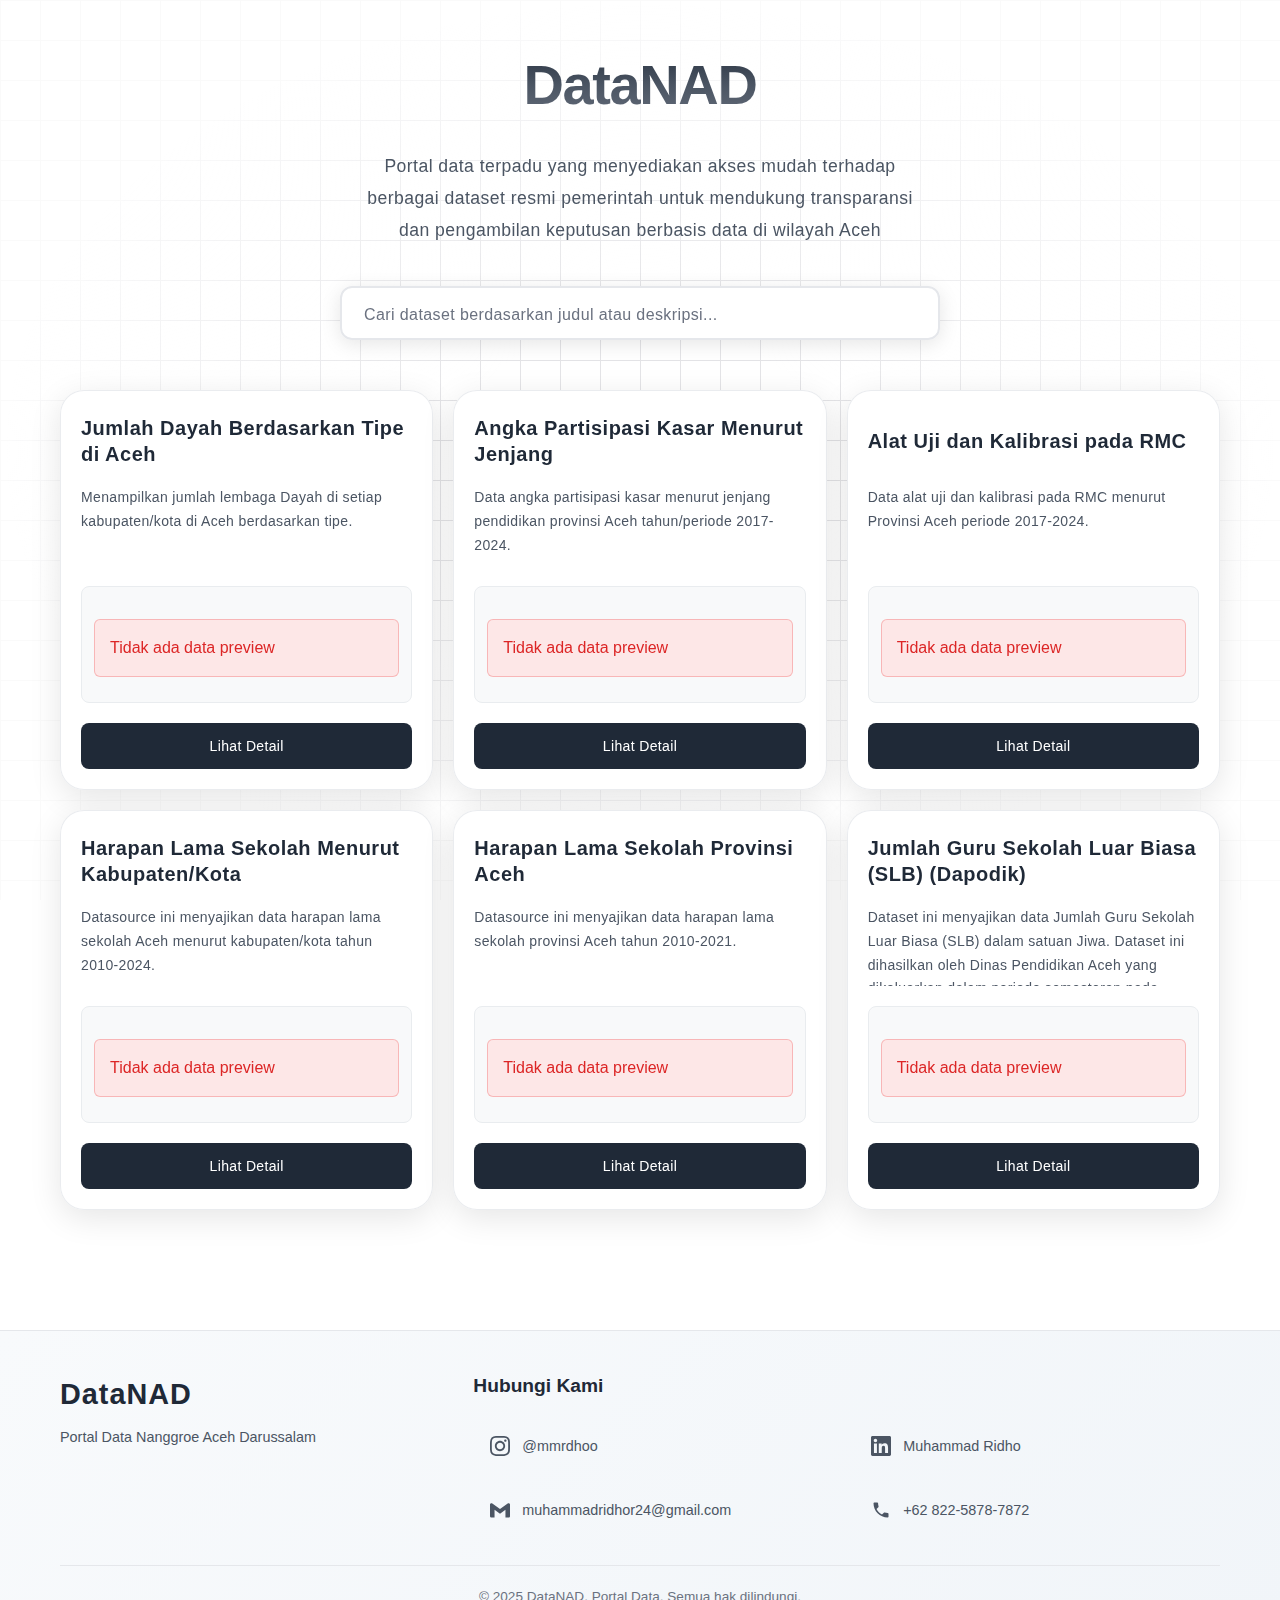
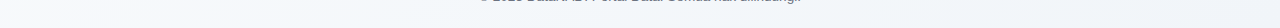
<file: index.html>
<!DOCTYPE html>
<html lang="id">
<head>
  <meta charset="UTF-8">
  <meta name="viewport" content="width=device-width, initial-scale=1.0">
  <title>DataNAD - Portal Data Aceh</title>
  <link rel="stylesheet" href="./css/style.css" />
</head>
<body>
  <div class="header-section">
    <h1>DataNAD</h1>
    <div class="header-description">
      <p>Portal data terpadu yang menyediakan akses mudah terhadap</p>
      <p>berbagai dataset resmi pemerintah untuk mendukung transparansi</p>
      <p>dan pengambilan keputusan berbasis data di wilayah Aceh</p>
    </div>
  </div>
  
  <!-- Search Section -->
  <div class="search-section">
    <div class="search-container">
      <input 
        type="text" 
        id="search-input" 
        class="search-input"
        placeholder=""
      />
      <div class="search-placeholders">
        <span class="placeholder-text">Cari dataset berdasarkan judul atau deskripsi...</span>
      </div>
    </div>
  </div>
  
  <div id="dataset-list" class="cards-container">
    <div class="loading">Memuat data...</div>
  </div>

  <!-- Footer -->
  <footer class="footer">
    <div class="footer-container">
      <div class="footer-content">
        <div class="footer-brand">
          <h3>DataNAD</h3>
          <p>Portal Data Nanggroe Aceh Darussalam</p>
        </div>
        
        <div class="footer-contact">
          <h4>Hubungi Kami</h4>
          <div class="contact-links">
            <a href="https://instagram.com/" target="_blank" class="contact-link">
              <svg class="contact-icon" viewBox="0 0 24 24" fill="currentColor">
                <path d="M12 2.163c3.204 0 3.584.012 4.85.07 3.252.148 4.771 1.691 4.919 4.919.058 1.265.069 1.645.069 4.849 0 3.205-.012 3.584-.069 4.849-.149 3.225-1.664 4.771-4.919 4.919-1.266.058-1.644.07-4.85.07-3.204 0-3.584-.012-4.849-.07-3.26-.149-4.771-1.699-4.919-4.92-.058-1.265-.07-1.644-.07-4.849 0-3.204.013-3.583.07-4.849.149-3.227 1.664-4.771 4.919-4.919 1.266-.057 1.645-.069 4.849-.069zm0-2.163c-3.259 0-3.667.014-4.947.072-4.358.2-6.78 2.618-6.98 6.98-.059 1.281-.073 1.689-.073 4.948 0 3.259.014 3.668.072 4.948.2 4.358 2.618 6.78 6.98 6.98 1.281.058 1.689.072 4.948.072 3.259 0 3.668-.014 4.948-.072 4.354-.2 6.782-2.618 6.979-6.98.059-1.28.073-1.689.073-4.948 0-3.259-.014-3.667-.072-4.947-.196-4.354-2.617-6.78-6.979-6.98-1.281-.059-1.69-.073-4.949-.073zm0 5.838c-3.403 0-6.162 2.759-6.162 6.162s2.759 6.163 6.162 6.163 6.162-2.759 6.162-6.163c0-3.403-2.759-6.162-6.162-6.162zm0 10.162c-2.209 0-4-1.79-4-4 0-2.209 1.791-4 4-4s4 1.791 4 4c0 2.21-1.791 4-4 4zm6.406-11.845c-.796 0-1.441.645-1.441 1.44s.645 1.44 1.441 1.44c.795 0 1.439-.645 1.439-1.44s-.644-1.44-1.439-1.44z"/>
              </svg>
              <span>@mmrdhoo</span>
            </a>
            
            <a href="https://www.linkedin.com/in/muhammad-ridho-a3517b309/" target="_blank" class="contact-link">
              <svg class="contact-icon" viewBox="0 0 24 24" fill="currentColor">
                <path d="M20.447 20.452h-3.554v-5.569c0-1.328-.027-3.037-1.852-3.037-1.853 0-2.136 1.445-2.136 2.939v5.667H9.351V9h3.414v1.561h.046c.477-.9 1.637-1.85 3.37-1.85 3.601 0 4.267 2.37 4.267 5.455v6.286zM5.337 7.433c-1.144 0-2.063-.926-2.063-2.065 0-1.138.92-2.063 2.063-2.063 1.14 0 2.064.925 2.064 2.063 0 1.139-.925 2.065-2.064 2.065zm1.782 13.019H3.555V9h3.564v11.452zM22.225 0H1.771C.792 0 0 .774 0 1.729v20.542C0 23.227.792 24 1.771 24h20.451C23.2 24 24 23.227 24 22.271V1.729C24 .774 23.2 0 22.222 0h.003z"/>
              </svg>
              <span>Muhammad Ridho</span>
            </a>
            
            <a href="mailto:info@datanad.go.id" class="contact-link">
              <svg class="contact-icon" viewBox="0 0 24 24" fill="currentColor">
                <path d="M24 5.457v13.909c0 .904-.732 1.636-1.636 1.636h-3.819V11.73L12 16.64l-6.545-4.91v9.273H1.636A1.636 1.636 0 0 1 0 19.366V5.457c0-.904.732-1.636 1.636-1.636h.749L12 10.724l9.615-6.903h.749c.904 0 1.636.732 1.636 1.636z"/>
              </svg>
              <span>muhammadridhor24@gmail.com</span>
            </a>
            
            <a href="tel:+6265112345678" class="contact-link">
              <svg class="contact-icon" viewBox="0 0 24 24" fill="currentColor">
                <path d="M6.62 10.79c1.44 2.83 3.76 5.14 6.59 6.59l2.2-2.2c.27-.27.67-.36 1.02-.24 1.12.37 2.33.57 3.57.57.55 0 1 .45 1 1V20c0 .55-.45 1-1 1-9.39 0-17-7.61-17-17 0-.55.45-1 1-1h3.5c.55 0 1 .45 1 1 0 1.25.2 2.45.57 3.57.11.35.03.74-.25 1.02l-2.2 2.2z"/>
              </svg>
              <span>+62 822-5878-7872</span>
            </a>
          </div>
        </div>
      </div>
      
      <div class="footer-bottom">
        <p>&copy; 2025 DataNAD. Portal Data. Semua hak dilindungi.</p>
      </div>
    </div>
  </footer>

  <script type="module" src="./js/controller.js"></script>
</body>
</html>
</file>
<file: css/style.css>
* {
  margin: 0;
  padding: 0;
  box-sizing: border-box;
}

body {
  font-family: 'Segoe UI', Tahoma, Geneva, Verdana, sans-serif;
  background: #ffffff;
  color: #1f2937;
  line-height: 1.6;
  position: relative;
  min-height: 100vh;
  overflow-x: hidden;
}

/* Grid Background */
body::before {
  content: '';
  position: fixed;
  top: 0;
  left: 0;
  right: 0;
  bottom: 0;
  background-size: 40px 40px;
  background-image: 
    linear-gradient(to right, #e4e4e7 1px, transparent 1px),
    linear-gradient(to bottom, #e4e4e7 1px, transparent 1px);
  z-index: -2;
  opacity: 1;
}

/* Radial gradient overlay for faded look */
body::after {
  content: '';
  position: fixed;
  top: 0;
  left: 0;
  right: 0;
  bottom: 0;
  background: radial-gradient(ellipse at center, transparent 20%, rgba(255, 255, 255, 0.8) 70%);
  pointer-events: none;
  z-index: -1;
}

/* Header Section */
.header-section {
  text-align: center;
  margin-bottom: 40px;
  padding: 40px 20px 0 20px;
  max-width: 1200px;
  margin-left: auto;
  margin-right: auto;
  position: relative;
  z-index: 10;
}

h1 {
  font-size: 3.5rem;
  font-weight: 800;
  letter-spacing: -0.025em;
  margin-bottom: 20px;
  background: linear-gradient(to bottom, #1f2937 0%, #4b5563 50%, #6b7280 100%);
  -webkit-background-clip: text;
  -webkit-text-fill-color: transparent;
  background-clip: text;
  position: relative;
  z-index: 20;
  display: inline-block;
}

.header-description {
  max-width: 600px;
  margin: 0 auto 30px auto;
  color: #4b5563;
  font-size: 1.1rem;
  line-height: 1.6;
  letter-spacing: 0.025em;
  font-weight: 500;
}

.header-description p {
  margin: 0;
  padding: 2px 0;
}

/* Search Section */
.search-section {
  display: flex;
  justify-content: center;
  margin-bottom: 50px;
  padding: 0 20px;
  max-width: 1200px;
  margin-left: auto;
  margin-right: auto;
  position: relative;
  z-index: 10;
}

.search-container {
  position: relative;
  width: 100%;
  max-width: 600px;
}

.search-input {
  width: 100%;
  padding: 16px 24px;
  font-size: 1rem;
  border: 2px solid #e5e7eb;
  border-radius: 12px;
  background: rgba(255, 255, 255, 0.9);
  color: #1f2937;
  outline: none;
  transition: all 0.3s ease;
  font-family: 'Segoe UI', Tahoma, Geneva, Verdana, sans-serif;
  letter-spacing: 0.025em;
  box-shadow: 0 4px 20px rgba(0, 0, 0, 0.1);
  z-index: 1;
  position: relative;
  backdrop-filter: blur(10px);
}

.search-input:focus {
  border-color: #3b82f6;
  box-shadow: 0 0 0 3px rgba(59, 130, 246, 0.1), 0 10px 25px rgba(0, 0, 0, 0.15);
  transform: translateY(-1px);
  background: rgba(255, 255, 255, 0.95);
}

.search-input::placeholder {
  color: transparent;
  opacity: 0;
}

.search-placeholders {
  position: absolute;
  top: 16px;
  left: 24px;
  pointer-events: none;
  z-index: 3;
  width: calc(100% - 48px);
  overflow: hidden;
}

.placeholder-text {
  color: #6b7280;
  font-size: 1rem;
  opacity: 1;
  transition: opacity 0.3s ease;
  white-space: nowrap;
  overflow: hidden;
  text-overflow: ellipsis;
  max-width: 100%;
  font-family: 'Segoe UI', Tahoma, Geneva, Verdana, sans-serif;
  letter-spacing: 0.025em;
  display: block;
  visibility: visible;
}

.search-input:focus + .search-placeholders .placeholder-text {
  opacity: 0;
}

.search-input:not(:placeholder-shown) + .search-placeholders .placeholder-text {
  opacity: 0;
}

.search-input.has-value + .search-placeholders .placeholder-text {
  opacity: 0;
}

/* Search Results */
.no-results {
  text-align: center;
  padding: 60px 20px;
  margin: 20px 0;
}

.no-results-content {
  max-width: 400px;
  margin: 0 auto;
}

.no-results-icon {
  display: flex;
  justify-content: center;
  margin-bottom: 20px;
}

.empty-paper-icon {
  width: 80px;
  height: 80px;
  opacity: 0;
  animation: fadeInFloat 1s ease-out forwards;
}

@keyframes fadeInFloat {
  0% {
    opacity: 0;
    transform: translateY(20px) scale(0.8);
  }
  50% {
    opacity: 0.7;
    transform: translateY(-5px) scale(1.05);
  }
  100% {
    opacity: 1;
    transform: translateY(0) scale(1);
  }
}

.empty-paper-icon rect:nth-child(2),
.empty-paper-icon rect:nth-child(3),
.empty-paper-icon rect:nth-child(4),
.empty-paper-icon rect:nth-child(5),
.empty-paper-icon rect:nth-child(6) {
  animation: slideInLines 0.8s ease-out forwards;
  transform: translateX(-20px);
  opacity: 0;
}

.empty-paper-icon rect:nth-child(2) { animation-delay: 0.3s; }
.empty-paper-icon rect:nth-child(3) { animation-delay: 0.4s; }
.empty-paper-icon rect:nth-child(4) { animation-delay: 0.5s; }
.empty-paper-icon rect:nth-child(5) { animation-delay: 0.6s; }
.empty-paper-icon rect:nth-child(6) { animation-delay: 0.7s; }

@keyframes slideInLines {
  to {
    transform: translateX(0);
    opacity: 1;
  }
}

.empty-paper-icon circle {
  animation: pulseSearch 2s infinite;
}

@keyframes pulseSearch {
  0%, 100% {
    opacity: 0.6;
    transform: scale(1);
  }
  50% {
    opacity: 1;
    transform: scale(1.1);
  }
}

.no-results-text {
  color: #1f2937;
  font-size: 1.25rem;
  font-weight: 600;
  margin-bottom: 10px;
  line-height: 1.4;
  animation: slideUp 0.6s ease-out 0.8s both;
}

.no-results-suggestion {
  color: #6b7280;
  font-size: 0.9rem;
  line-height: 1.5;
  font-style: italic;
  animation: slideUp 0.6s ease-out 1s both;
}

@keyframes slideUp {
  from {
    opacity: 0;
    transform: translateY(20px);
  }
  to {
    opacity: 1;
    transform: translateY(0);
  }
}

.search-results-count {
  text-align: center;
  margin-bottom: 20px;
  color: #6b7280;
  font-size: 0.9rem;
  padding: 10px 20px;
  background: rgba(255, 255, 255, 0.8);
  border-radius: 8px;
  border: 1px solid #e5e7eb;
  backdrop-filter: blur(10px);
}

.cards-container {
  display: grid;
  grid-template-columns: repeat(auto-fit, minmax(350px, 1fr));
  gap: 20px;
  padding: 0 20px 40px 20px;
  position: relative;
  max-width: 1200px;
  margin: 0 auto;
  z-index: 10;
}

.hover-background {
  position: absolute;
  background: linear-gradient(135deg, rgba(248, 250, 252, 0.8) 0%, rgba(241, 245, 249, 0.8) 100%);
  border-radius: 24px;
  opacity: 0;
  transition: all 0.15s ease-out;
  pointer-events: none;
  z-index: 1;
  display: none;
  box-shadow: 0 10px 30px rgba(0, 0, 0, 0.1);
  backdrop-filter: blur(10px);
  border: 1px solid rgba(255, 255, 255, 0.3);
}

.card {
  background: rgba(255, 255, 255, 0.9);
  border-radius: 24px;
  padding: 20px;
  border: 1px solid rgba(229, 231, 235, 0.8);
  transition: all 0.3s ease;
  cursor: pointer;
  position: relative;
  overflow: hidden;
  height: 400px;
  display: flex;
  flex-direction: column;
  z-index: 2;
  backdrop-filter: blur(10px);
  box-shadow: 0 8px 32px rgba(0, 0, 0, 0.1);
}

.card::before {
  content: '';
  position: absolute;
  inset: 0;
  background: rgba(255, 255, 255, 0.5);
  border-radius: 24px;
  opacity: 0;
  z-index: -1;
  transition: opacity 0.3s ease;
}

.card:hover::before {
  opacity: 1;
}

.card:hover {
  border-color: rgba(59, 130, 246, 0.4);
  transform: translateY(-2px);
  box-shadow: 0 12px 40px rgba(0, 0, 0, 0.15);
}

.card-title {
  font-size: 1.25rem;
  font-weight: 700;
  color: #1f2937;
  margin-bottom: 15px;
  line-height: 1.3;
  height: 60px;
  display: flex;
  align-items: center;
  overflow: hidden;
  letter-spacing: 0.025em;
}

.card-description {
  color: #4b5563;
  font-size: 0.875rem;
  margin-bottom: 20px;
  line-height: 1.7;
  height: 80px;
  overflow: hidden;
  display: -webkit-box;
  -webkit-line-clamp: 4;
  line-clamp: 4;
  -webkit-box-orient: vertical;
  letter-spacing: 0.025em;
}

.card-preview {
  background: #f8f9fa;
  border-radius: 8px;
  padding: 12px;
  margin-bottom: 20px;
  border: 1px solid #e9ecef;
  overflow: hidden;
  flex: 1;
  height: 120px;
}

.preview-table {
  width: 100%;
  border-collapse: collapse;
  font-size: 0.7rem;
  table-layout: fixed;
  height: 100%;
}

.preview-table th {
  background: #ffffff;
  color: #555;
  padding: 4px 2px;
  text-align: left;
  border-bottom: 2px solid #e9ecef;
  font-weight: 500;
  overflow: hidden;
  text-overflow: ellipsis;
  white-space: nowrap;
  width: 33.33%;
  font-size: 0.65rem;
}

.preview-table td {
  padding: 3px 2px;
  border-bottom: 1px solid #f0f0f0;
  color: #666;
  overflow: hidden;
  text-overflow: ellipsis;
  white-space: nowrap;
  width: 33.33%;
  font-size: 0.65rem;
}

.preview-table tr:hover {
  background: #f8f9fa;
}

.card-button {
  background: #1f2937;
  color: white;
  border: none;
  padding: 12px 24px;
  border-radius: 8px;
  font-size: 0.875rem;
  font-weight: 500;
  cursor: pointer;
  transition: all 0.3s ease;
  text-decoration: none;
  display: inline-block;
  text-align: center;
  width: 100%;
  margin-top: auto;
  letter-spacing: 0.025em;
}

.card-button:hover {
  background: #374151;
  transform: translateY(-1px);
}

.loading {
  text-align: center;
  color: #6b7280;
  font-style: italic;
}

.error {
  color: #dc2626;
  background: rgba(254, 226, 226, 0.8);
  padding: 15px;
  border-radius: 6px;
  border: 1px solid rgba(239, 68, 68, 0.3);
  margin: 20px 0;
  backdrop-filter: blur(10px);
}

/* Detail page styles */
.container {
  max-width: 1200px;
  margin: 0 auto;
  padding: 20px;
  min-height: 100vh;
  position: relative;
  z-index: 10;
}

.detail-header {
  text-align: center;
  margin-bottom: 40px;
  padding: 20px 0;
}

.detail-header h1 {
  color: #1f2937;
  font-size: 2.25rem;
  font-weight: 600;
  margin-bottom: 15px;
  background: linear-gradient(to bottom, #1f2937 0%, #4b5563 50%, #6b7280 100%);
  -webkit-background-clip: text;
  -webkit-text-fill-color: transparent;
  background-clip: text;
  line-height: 1.2;
}

.detail-header p {
  color: #6b7280;
  font-size: 1rem;
  line-height: 1.6;
  max-width: 600px;
  margin: 0 auto;
}

.back-button {
  background: rgba(59, 130, 246, 0.1);
  color: #3b82f6;
  border: 1px solid rgba(59, 130, 246, 0.3);
  padding: 12px 20px;
  border-radius: 8px;
  font-size: 0.9rem;
  cursor: pointer;
  margin-bottom: 30px;
  transition: all 0.3s ease;
  backdrop-filter: blur(10px);
  font-weight: 500;
}

.back-button:hover {
  background: rgba(59, 130, 246, 0.2);
  color: #2563eb;
  transform: translateY(-1px);
}

.detail-actions {
  margin: 30px 0 40px 0;
  text-align: center;
}

.detail-actions button {
  background: rgba(255, 255, 255, 0.8);
  color: #6b7280;
  border: 1px solid rgba(59, 130, 246, 0.3);
  padding: 12px 24px;
  border-radius: 8px;
  font-size: 0.9rem;
  cursor: pointer;
  margin: 0 10px;
  transition: all 0.3s ease;
  backdrop-filter: blur(10px);
  font-weight: 500;
}

.detail-actions button:hover,
.detail-actions button.active {
  background: rgba(59, 130, 246, 0.2);
  color: #1f2937;
  border-color: rgba(59, 130, 246, 0.5);
  transform: translateY(-1px);
}

#table-view {
  display: flex;
  justify-content: center;
  margin: 20px 0;
  padding: 0 20px;
}

.table-container {
  background: #ffffff;
  border-radius: 16px;
  border: 1px solid rgba(59, 130, 246, 0.15);
  overflow-x: auto;
  overflow-y: hidden;
  width: 100%;
  max-width: 95%;
  box-shadow: 0 10px 40px rgba(0, 0, 0, 0.15);
  padding: 24px;
}

#table-view table {
  width: 100%;
  min-width: 800px;
  border-collapse: collapse;
  margin: 0;
  background: #ffffff;
  border-radius: 12px;
  font-size: 0.9rem;
  overflow: hidden;
  border: 1px solid #e5e7eb;
}

#table-view th {
  background: #f8fafc;
  color: #374151;
  padding: 12px 16px;
  text-align: left;
  font-weight: 600;
  border-bottom: 2px solid #e5e7eb;
  font-size: 0.9rem;
  white-space: nowrap;
  min-width: 120px;
}

#table-view td {
  padding: 10px 16px;
  border-bottom: 1px solid #f1f5f9;
  color: #4b5563;
  font-size: 0.85rem;
  white-space: nowrap;
  min-width: 120px;
  max-width: 200px;
  overflow: hidden;
  text-overflow: ellipsis;
}

#table-view tr:hover {
  background: #f8fafc;
}

#table-view tr:last-child td {
  border-bottom: none;
}

#chart-view {
  background: #ffffff;
  padding: 40px;
  border-radius: 16px;
  border: 1px solid rgba(59, 130, 246, 0.15);
  box-shadow: 0 10px 40px rgba(0, 0, 0, 0.15);
  margin: 30px auto;
  max-width: 98%;
  width: fit-content;
  min-width: 800px;
}

/* Footer */
.footer {
  background: linear-gradient(135deg, #f8fafc 0%, #f1f5f9 100%);
  color: #1f2937;
  margin-top: 80px;
  padding: 40px 0 20px 0;
  border-top: 1px solid #e5e7eb;
  position: relative;
  z-index: 10;
}

.footer-container {
  max-width: 1200px;
  margin: 0 auto;
  padding: 0 20px;
}

.footer-content {
  display: grid;
  grid-template-columns: 1fr 2fr;
  gap: 40px;
  margin-bottom: 30px;
}

.footer-brand h3 {
  font-size: 1.8rem;
  font-weight: 700;
  margin-bottom: 10px;
  color: #1f2937;
  letter-spacing: 1px;
}

.footer-brand p {
  color: #4b5563;
  font-size: 0.9rem;
  line-height: 1.5;
}

.footer-contact h4 {
  font-size: 1.2rem;
  font-weight: 600;
  margin-bottom: 20px;
  color: #1f2937;
}

.contact-links {
  display: grid;
  grid-template-columns: repeat(auto-fit, minmax(250px, 1fr));
  gap: 15px;
}

.contact-link {
  display: flex;
  align-items: center;
  gap: 12px;
  color: #4b5563;
  text-decoration: none;
  padding: 12px 16px;
  border-radius: 8px;
  transition: all 0.3s ease;
  border: 1px solid transparent;
  min-width: fit-content;
  width: 100%;
  box-sizing: border-box;
}

.contact-link:hover {
  background: rgba(59, 130, 246, 0.1);
  border-color: rgba(59, 130, 246, 0.2);
  color: #1f2937;
  transform: translateY(-2px);
}

.contact-icon {
  width: 20px;
  height: 20px;
  flex-shrink: 0;
}

.contact-link span {
  font-size: 0.9rem;
  font-weight: 500;
  white-space: nowrap;
  overflow: hidden;
  text-overflow: ellipsis;
  min-width: 0;
  flex: 1;
}

.footer-bottom {
  border-top: 1px solid #e5e7eb;
  padding-top: 20px;
  text-align: center;
}

.footer-bottom p {
  color: #6b7280;
  font-size: 0.85rem;
  margin: 0;
}

/* Chart Controls Styling */
.chart-controls {
  background: white;
  padding: 20px;
  border-radius: 12px;
  box-shadow: 0 2px 10px rgba(0, 0, 0, 0.1);
  margin-bottom: 20px;
  border: 1px solid #e5e7eb;
  position: relative;
  z-index: 10;
}

.controls-title {
  font-size: 16px;
  font-weight: 600;
  color: #374151;
  margin-bottom: 15px;
  display: flex;
  align-items: center;
  gap: 8px;
}

.controls-grid {
  display: grid;
  grid-template-columns: repeat(auto-fit, minmax(200px, 1fr));
  gap: 15px;
  margin-bottom: 15px;
}

.control-group {
  display: flex;
  flex-direction: column;
  gap: 6px;
}

.control-label {
  font-size: 12px;
  font-weight: 500;
  color: #6b7280;
  text-transform: uppercase;
  letter-spacing: 0.5px;
}

.control-select {
  padding: 8px 12px;
  border: 2px solid #e5e7eb;
  border-radius: 8px;
  background: white;
  font-size: 14px;
  color: #374151;
  transition: all 0.2s ease;
  cursor: pointer;
}

.control-select:hover {
  border-color: #d1d5db;
}

.control-select:focus {
  outline: none;
  border-color: #3b82f6;
  box-shadow: 0 0 0 3px rgba(59, 130, 246, 0.1);
}

.chart-type-buttons {
  display: flex;
  gap: 8px;
  flex-wrap: wrap;
}

.chart-type-btn {
  padding: 8px 16px;
  border: 2px solid #e5e7eb;
  border-radius: 8px;
  background: white;
  font-size: 12px;
  font-weight: 500;
  color: #6b7280;
  cursor: pointer;
  transition: all 0.2s ease;
  display: flex;
  align-items: center;
  gap: 6px;
}

.chart-type-btn:hover {
  border-color: #d1d5db;
  background: #f9fafb;
}

.chart-type-btn.active {
  border-color: #3b82f6;
  background: #3b82f6;
  color: white;
}

.chart-type-btn.active:hover {
  background: #2563eb;
  border-color: #2563eb;
}

.update-btn {
  padding: 10px 20px;
  background: linear-gradient(135deg, #3b82f6, #1d4ed8);
  color: white;
  border: none;
  border-radius: 8px;
  font-size: 14px;
  font-weight: 500;
  cursor: pointer;
  transition: all 0.2s ease;
  margin-top: 15px;
  box-shadow: 0 2px 8px rgba(59, 130, 246, 0.3);
  display: flex;
  align-items: center;
  justify-content: center;
  gap: 6px;
}

.update-btn:hover {
  background: linear-gradient(135deg, #2563eb, #1e40af);
  box-shadow: 0 4px 12px rgba(59, 130, 246, 0.4);
  transform: translateY(-1px);
}

.update-btn:active {
  transform: translateY(0);
}

.chart-container {
  background: white;
  padding: 40px;
  border-radius: 12px;
  box-shadow: 0 2px 10px rgba(0, 0, 0, 0.1);
  border: 1px solid #e5e7eb;
  position: relative;
  z-index: 10;
  min-height: 700px;
}

#chartCanvas {
  width: 100% !important;
  height: 600px !important;
}

/* Statistics Section Styling */
.statistics-container {
  background: white;
  margin-top: 20px;
  padding: 30px;
  border-radius: 12px;
  box-shadow: 0 2px 10px rgba(0, 0, 0, 0.1);
  border: 1px solid #e5e7eb;
  position: relative;
  z-index: 10;
}

.statistics-header {
  display: flex;
  align-items: center;
  gap: 10px;
  margin-bottom: 25px;
  padding-bottom: 15px;
  border-bottom: 2px solid #f1f5f9;
}

.statistics-header h3 {
  color: #374151;
  font-size: 18px;
  font-weight: 600;
  margin: 0;
}

.statistics-grid {
  display: grid;
  grid-template-columns: repeat(auto-fit, minmax(300px, 1fr));
  gap: 20px;
}

.stat-card {
  background: #f8fafc;
  border: 1px solid #e2e8f0;
  border-radius: 10px;
  padding: 20px;
  transition: all 0.3s ease;
}

.stat-card:hover {
  box-shadow: 0 4px 15px rgba(0, 0, 0, 0.1);
  transform: translateY(-2px);
}

.stat-card.full-width {
  grid-column: 1 / -1;
  background: linear-gradient(135deg, #f0f9ff 0%, #e0f2fe 100%);
  border-color: #0ea5e9;
}

.stat-header {
  display: flex;
  align-items: center;
  gap: 8px;
  margin-bottom: 15px;
  padding-bottom: 10px;
  border-bottom: 1px solid #e2e8f0;
}

.stat-header h4 {
  color: #1f2937;
  font-size: 14px;
  font-weight: 600;
  margin: 0;
}

.stat-icon {
  width: 18px;
  height: 18px;
  color: #3b82f6;
  opacity: 0.8;
}

.stat-content {
  display: flex;
  flex-direction: column;
  gap: 8px;
}

.stat-item {
  display: flex;
  justify-content: space-between;
  align-items: center;
  padding: 6px 0;
}

.stat-label {
  color: #6b7280;
  font-size: 13px;
  font-weight: 500;
}

.stat-value {
  color: #1f2937;
  font-size: 13px;
  font-weight: 600;
  background: white;
  padding: 4px 8px;
  border-radius: 6px;
  border: 1px solid #e5e7eb;
  min-width: fit-content;
}

.interpretation-text {
  color: #374151;
  font-size: 14px;
  line-height: 1.6;
  padding: 15px;
  background: white;
  border-radius: 8px;
  border: 1px solid #e2e8f0;
  margin-top: 5px;
}

.insight-highlight {
  background: linear-gradient(135deg, #fef3c7 0%, #fde68a 100%);
  padding: 2px 6px;
  border-radius: 4px;
  font-weight: 600;
  color: #92400e;
}

.trend-positive {
  color: #059669;
  font-weight: 600;
}

.trend-negative {
  color: #dc2626;
  font-weight: 600;
}

.trend-neutral {
  color: #6b7280;
  font-weight: 600;
}

.icon {
  width: 16px;
  height: 16px;
  opacity: 0.8;
}

.recommended-badge {
  display: inline-block;
  background: #ecfdf5;
  color: #065f46;
  font-size: 10px;
  font-weight: 600;
  padding: 2px 6px;
  border-radius: 4px;
  text-transform: uppercase;
  letter-spacing: 0.5px;
  margin-left: 8px;
}

/* Responsive Design */
@media (max-width: 768px) {
  .header-section {
    margin-bottom: 30px;
    padding: 20px 15px 0 15px;
  }
  
  h1 {
    font-size: 2.5rem;
    margin-bottom: 15px;
    letter-spacing: -0.025em;
  }
  
  .header-description {
    max-width: 90%;
    font-size: 0.95rem;
    margin-bottom: 25px;
  }
  
  .search-section {
    margin-bottom: 30px;
    padding: 0 15px;
  }
  
  .cards-container {
    grid-template-columns: 1fr;
    gap: 15px;
    padding: 0 15px 30px 15px;
  }
  
  .search-input {
    padding: 14px 20px;
    font-size: 0.9rem;
  }
  
  .search-placeholders {
    top: 14px;
    left: 20px;
  }
  
  .placeholder-text {
    font-size: 0.9rem;
    max-width: 280px;
  }
  
  .no-results {
    padding: 40px 15px;
  }
  
  .empty-paper-icon {
    width: 60px;
    height: 60px;
  }
  
  .no-results-text {
    font-size: 1.1rem;
  }
  
  .no-results-suggestion {
    font-size: 0.85rem;
  }
  
  .search-results-count {
    margin-bottom: 15px;
    padding: 8px 15px;
    font-size: 0.85rem;
  }
  
  .card {
    padding: 18px;
    height: 350px;
  }
  
  .card-title {
    font-size: 1.1rem;
    height: 50px;
  }
  
  .card-description {
    height: 70px;
    font-size: 0.8rem;
  }
  
  .card-preview {
    height: 100px;
  }
  
  .preview-table {
    font-size: 0.65rem;
  }
  
  .preview-table th,
  .preview-table td {
    padding: 3px 1px;
    font-size: 0.6rem;
  }
  
  #table-view {
    padding: 0 10px;
  }
  
  .table-container {
    max-width: 100%;
    padding: 16px;
    overflow-x: auto;
  }
  
  #table-view table {
    min-width: 600px;
    font-size: 0.8rem;
  }
  
  #table-view th {
    padding: 8px 10px;
    font-size: 0.8rem;
    min-width: 100px;
  }
  
  #table-view td {
    padding: 6px 10px;
    font-size: 0.75rem;
    min-width: 100px;
    max-width: 150px;
  }
  
  .detail-actions button {
    padding: 10px 20px;
    margin: 5px;
    font-size: 0.85rem;
  }
  
  #chart-view {
    padding: 25px;
    margin: 20px auto;
    min-width: auto;
    width: 98%;
  }
  
  /* Footer Mobile */
  .footer {
    margin-top: 50px;
    padding: 30px 0 15px 0;
  }
  
  .footer-container {
    padding: 0 15px;
  }
  
  .footer-content {
    grid-template-columns: 1fr;
    gap: 25px;
    margin-bottom: 20px;
    text-align: center;
  }
  
  .footer-brand h3 {
    font-size: 1.5rem;
  }
  
  .footer-contact h4 {
    font-size: 1.1rem;
    margin-bottom: 15px;
  }
  
  .contact-links {
    grid-template-columns: 1fr;
    gap: 10px;
  }
  
  .contact-link {
    justify-content: center;
    padding: 10px 14px;
  }
  
  .contact-link span {
    font-size: 0.85rem;
  }
  
  .footer-bottom p {
    font-size: 0.8rem;
    line-height: 1.4;
  }
  
  .controls-grid {
    grid-template-columns: 1fr;
  }
  
  .chart-type-buttons {
    justify-content: center;
  }
  
  .chart-container {
    min-height: 500px;
    padding: 20px;
  }

  #chartCanvas {
    height: 450px !important;
  }

  .statistics-container {
    margin-top: 15px;
    padding: 20px;
  }

  .statistics-header h3 {
    font-size: 16px;
  }

  .statistics-grid {
    grid-template-columns: 1fr;
    gap: 15px;
  }

  .stat-card {
    padding: 15px;
  }

  .stat-header h4 {
    font-size: 13px;
  }

  .stat-item {
    flex-direction: column;
    align-items: flex-start;
    gap: 4px;
    padding: 4px 0;
  }

  .stat-value {
    width: 100%;
    text-align: center;
  }

  .interpretation-text {
    font-size: 13px;
    padding: 12px;
  }
}
</file>
